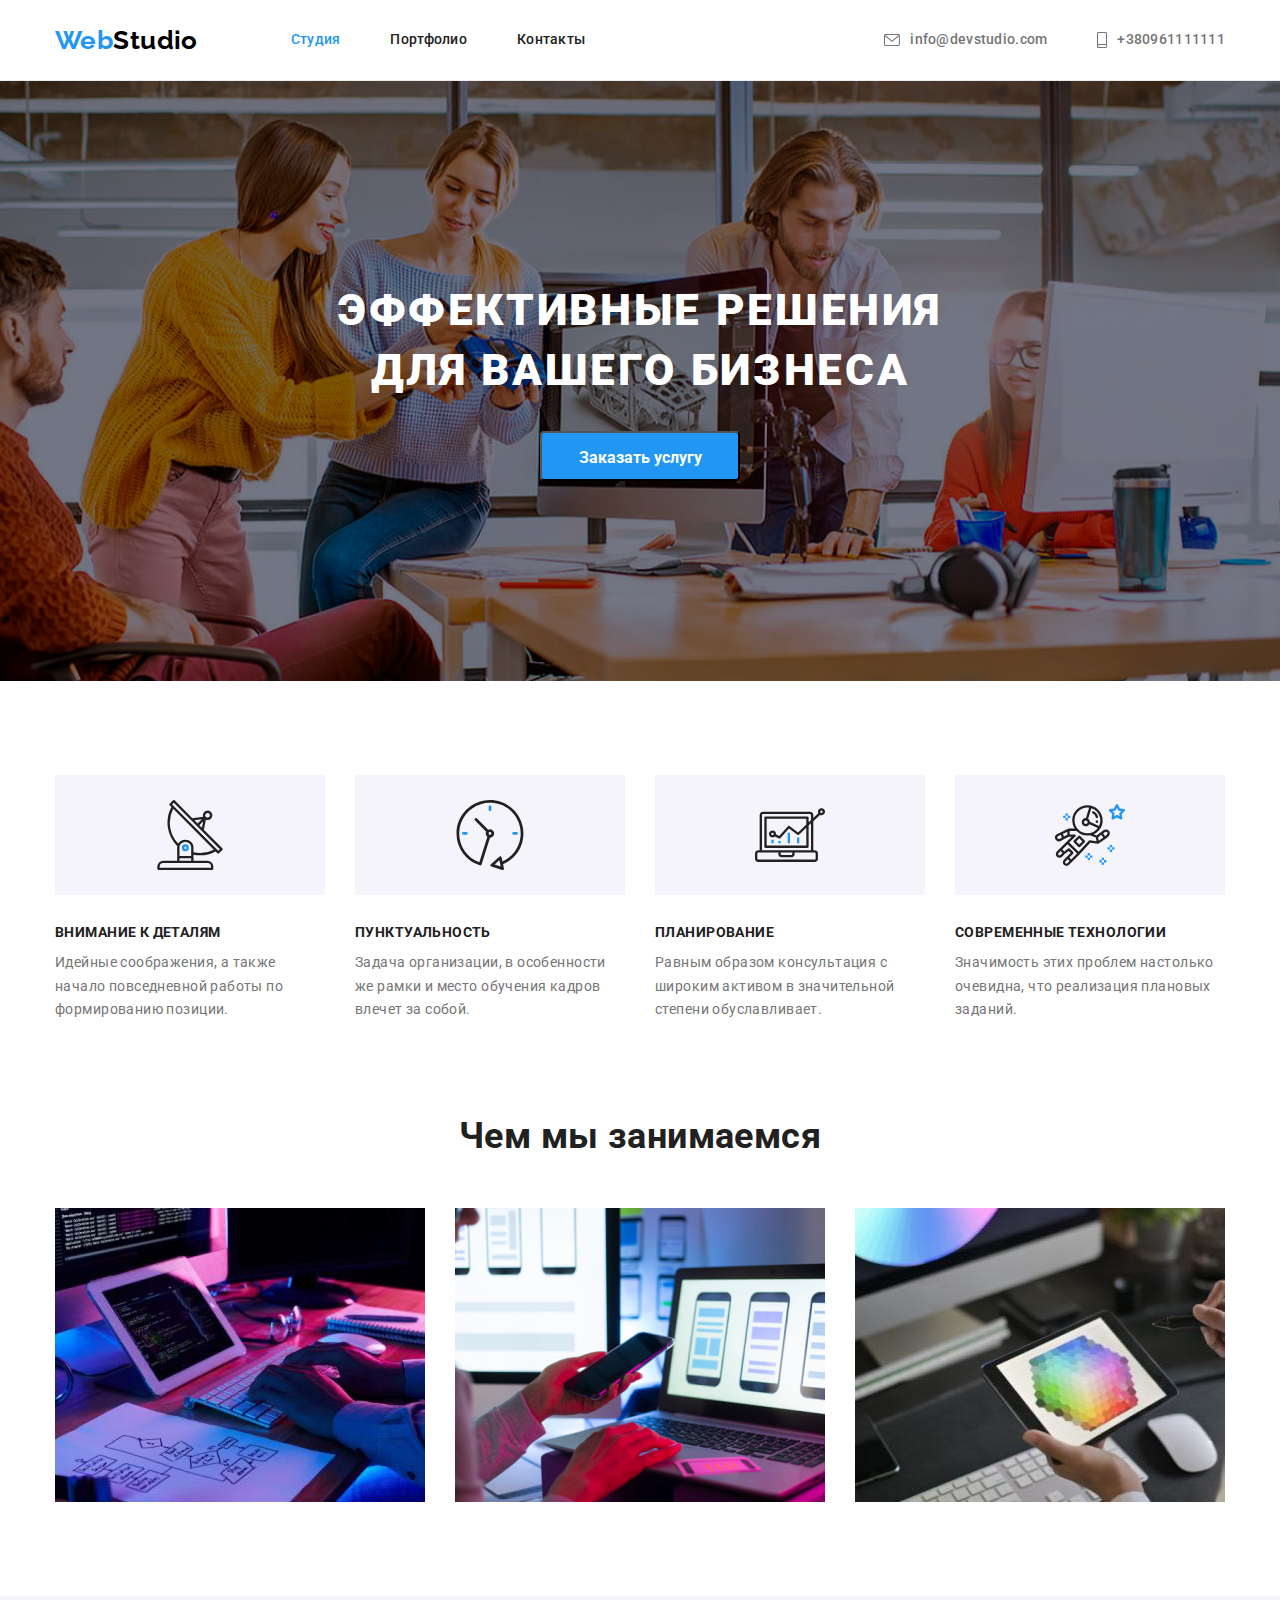
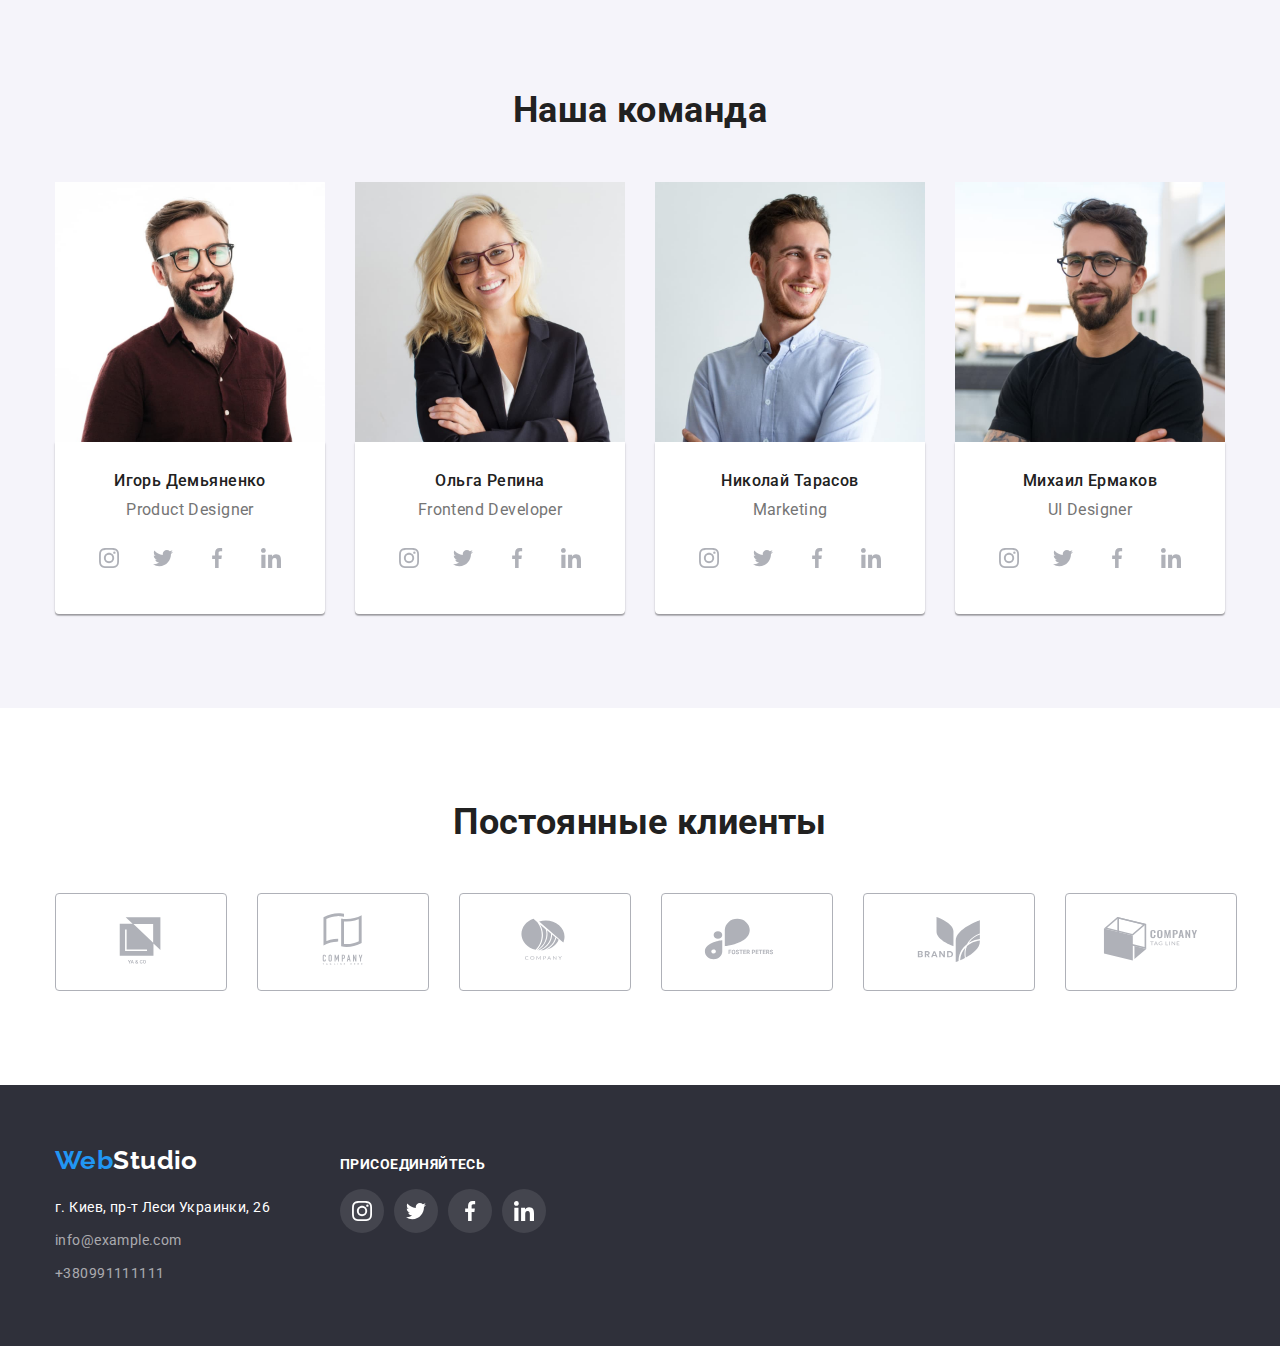
<file: index.html>
<!DOCTYPE html>
<html lang="ru">
  <head>
    <meta charset="UTF-8" />
    <meta http-equiv="X-UA-Compatible" content="IE=edge" />
    <meta name="viewport" content="width=device-width, initial-scale=1.0" />
    <link
      rel="stylesheet"
      href="https://cdnjs.cloudflare.com/ajax/libs/modern-normalize/1.0.0/modern-normalize.min.css"
    />
    <link rel="stylesheet" href="./css/style.css" />
    <title>Webstudio</title>
    <link
      href="https://fonts.googleapis.com/css2?family=Raleway:wght@700&family=Roboto:wght@400;500;700;900&display=swap"
      rel="stylesheet"
    />
    <link rel="preconnect" href="https://fonts.googleapis.com" />
    <link rel="preconnect" href="https://fonts.gstatic.com" crossorigin />
  </head>

  <body>
    <header class="header">
      <div class="container main-nav">
        <!-- Лого -->
        <a href="./index.html" class="logo primary"
          >Web<span class="logo secondary">Studio</span></a
        >
        <!-- Навигация -->
        <nav class="nav">
          <ul class="site-nav list">
            <li class="site-nav-item">
              <a class="link current" href="./index.html">Студия</a>
            </li>
            <li class="site-nav-item">
              <a href="./portfolio.html">Портфолио</a>
            </li>
            <li class="site-nav-item"><a href="">Контакты</a></li>
          </ul>
        </nav>
        <!-- Контакты -->
        <ul class="contact-nav list">
          <li class="contact-nav item">
            <a class="contact-mail" href="mailto:info@devstudio.com">
              <svg class="icon-mail" width="16" height="12">
                <use href="./images/sprite.svg#icon-envelope"></use>
              </svg>
              info@devstudio.com
            </a>
          </li>
          <li class="contact-nav item">
            <a class="contact-phone" href="tel:+380961111111">
              <svg class="icon-phone" width="10" height="16">
                <use href="./images/sprite.svg#icon-smartphone"></use>
              </svg>+380961111111</a>
          </li>
        </ul>
      </div>
    </header>

    <main>
      <!-- Герой -->
      <section class="hero">
        <h1 class="hero-title">
          Эффективные решения <br />
          для вашего бизнеса
        </h1>
        <button class="button hero" type="button">Заказать услугу</button>
      </section>
      <!-- Преимущества -->
      <section class="features">
        <div class="container">          
          <ul class="features-list">
            
            <li class="features-list-item">
              <div class="features-fig">
              <svg class="icon-features" width="70" height="70">
                <use href="./images/sprite.svg#icon-antenna"></use>
              </svg>
              </div>
              <h3 class="features-title">Внимание к деталям</h3>
              <p class="features-text">
                Идейные соображения, а также начало повседневной работы по
                формированию позиции.
              </p>
            </li>
           
            <li class="features-list-item">
              <div class="features-fig">
              <svg class="icon-features" width="70" height="70">              
                <use href="./images/sprite.svg#icon-clock"></use>
              </svg>
              </div>
              <h3 class="features-title">Пунктуальность</h3>
              <p class="features-text">
                Задача организации, в особенности же рамки и место обучения
                кадров влечет за собой.
              </p>
            </li>
            <li class="features-list-item">
              <div class="features-fig">
              <svg class="icon-features" width="70" height="70">              
                <use href="./images/sprite.svg#icon-diagram"></use>
              </svg>
              </div>
              <h3 class="features-title">Планирование</h3>
              <p class="features-text">
                Равным образом консультация с широким активом в значительной
                степени обуславливает.
              </p>
            </li>
            <li class="features-list-item">
              <div class="features-fig">
              <svg class="icon-features" width="70" height="70">              
                <use href="./images/sprite.svg#icon-astronaut"></use>
              </svg>
              </div>
              <h3 class="features-title">Современные технологии</h3>
              <p class="features-text">
                Значимость этих проблем настолько очевидна, что реализация
                плановых заданий.
              </p>
            </li>
          </ul>
        </div>
      </section>
      <section class="section">
        <div class="container">
          <!-- Чем мы занимаемся -->
          <h2 class="section-title">Чем мы занимаемся</h2>

          <ul class="section-list list">
            <li class="section-list-item">
              <img
                src="./images/studio/img5.jpg"
                alt="Наш код"
                width="370"
                height="294"
              />
            </li>
            <li class="section-list-item">
              <img
                src="./images/studio/img6.jpg"
                alt="Наш дизайн"
                width="370"
                height="294"
              />
            </li>
            <li class="section-list-item">
              <img
                src="./images/studio/img7.jpg"
                alt="Наше приложение"
                width="370"
                height="294"
              />
            </li>
          </ul>
        </div>
      </section>
      <!-- Команда -->
      <section class="team">
        <div class="container">
          <h2 class="team-title">Наша команда</h2>
          <ul class="team-list list">
            <li class="team-item">
              <img
                src="./images/studio/img1.jpg"
                alt="Игорь Демьяненко"
                width="270"
                height="260"
              />
              <div class="team-border">
                <h3 class="team-title-name">Игорь Демьяненко</h3>
                <p class="team-discription">Product Designer</p>
                <ul class="list social-list">
                  <li><button class="team-button" type="button">
                    <svg class="team-icon" width="20" height="20">
                      <use href="./images/sprite.svg#icon-instagram"></use>
                    </svg>
                  </a></li>
                  <li><button class="team-button" type="button">
                    <svg class="team-icon" width="20" height="20">
                      <use href="./images/sprite.svg#icon-twitter"></use>
                    </svg>
                  </a></li>
                  <li><button class="team-button" type="button">
                    <svg class="team-icon" width="20" height="20">
                      <use href="./images/sprite.svg#icon-facebook"></use>
                    </svg>
                  </a></li>
                  <li><button class="team-button" type="button">
                    <svg class="team-icon" width="20" height="20">
                      <use href="./images/sprite.svg#icon-linkedin"></use>
                    </svg>
                  </a></li>
                </ul>
              </div>
            </li>
            <li class="team-item">
              <img
                src="./images/studio/img2.jpg"
                alt="Ольга Репина"
                width="270"
                height="260"
              />
              <div class="team-border">
                <h3 class="team-title-name">Ольга Репина</h3>
                <p class="team-discription">Frontend Developer</p>
                <ul class="list social-list">
                  <li><button class="team-button" type="button">
                    <svg class="team-icon" width="20" height="20">
                      <use href="./images/sprite.svg#icon-instagram"></use>
                    </svg>
                  </a></li>
                  <li><button class="team-button" type="button">
                    <svg class="team-icon" width="20" height="20">
                      <use href="./images/sprite.svg#icon-twitter"></use>
                    </svg>
                  </a></li>
                  <li><button class="team-button" type="button">
                    <svg class="team-icon" width="20" height="20">
                      <use href="./images/sprite.svg#icon-facebook"></use>
                    </svg>
                  </a></li>
                  <li><button class="team-button" type="button">
                    <svg class="team-icon" width="20" height="20">
                      <use href="./images/sprite.svg#icon-linkedin"></use>
                    </svg>
                  </a></li>
                </ul>
              </div>
            </li>
            <li class="team-item">
              <img
                src="./images/studio/img3.jpg"
                alt="Николай Тарасов"
                width="270"
                height="260"
              />
              <div class="team-border">
                <h3 class="team-title-name">Николай Тарасов</h3>
                <p class="team-discription">Marketing</p>
                <ul class="list social-list">
                  <li><button class="team-button" type="button">
                    <svg class="team-icon" width="20" height="20">
                      <use href="./images/sprite.svg#icon-instagram"></use>
                    </svg>
                  </a></li>
                  <li><button class="team-button" type="button">
                    <svg class="team-icon" width="20" height="20">
                      <use href="./images/sprite.svg#icon-twitter"></use>
                    </svg>
                  </a></li>
                  <li><button class="team-button" type="button">
                    <svg class="team-icon" width="20" height="20">
                      <use href="./images/sprite.svg#icon-facebook"></use>
                    </svg>
                  </a></li>
                  <li><button class="team-button" type="button">
                    <svg class="team-icon" width="20" height="20">
                      <use href="./images/sprite.svg#icon-linkedin"></use>
                    </svg>
                  </a></li>
                </ul>
              </div>
            </li>
            <li class="team-item">
              <img
                src="./images/studio/img4.jpg"
                alt="Михаил Ермаков"
                width="270"
                height="260"
              />
              <div class="team-border">
                <h3 class="team-title-name">Михаил Ермаков</h3>
                <p class="team-discription">UI Designer</p>
                <ul class="list social-list">
                  <li><button class="team-button" type="button">
                    <svg class="team-icon" width="20" height="20">
                      <use href="./images/sprite.svg#icon-instagram"></use>
                    </svg>
                  </a></li>
                  <li><button class="team-button" type="button">
                    <svg class="team-icon" width="20" height="20">
                      <use href="./images/sprite.svg#icon-twitter"></use>
                    </svg>
                  </a></li>
                  <li><button class="team-button" type="button">
                    <svg class="team-icon" width="20" height="20">
                      <use href="./images/sprite.svg#icon-facebook"></use>
                    </svg>
                  </a></li>
                  <li><button class="team-button" type="button">
                    <svg class="team-icon" width="20" height="20">
                      <use href="./images/sprite.svg#icon-linkedin"></use>
                    </svg>
                  </a></li>
                </ul>                
              </div>
            </li>
          </ul>
        </div>
      </section>
      <!-- Клиенты -->
      <section class="clients">
        <div class="container">
          <h2 class="clients-title">Постоянные клиенты</h2>
          <ul class="list clients-list">
            <li class="clients-item">
              <a href="/">
                <svg width="106" height="60" class="clients-icon">
                  <use href="./images/sprite.svg#icon-logo"></use>
                </svg>              
              </a>
            </li>
            <li class="clients-item">
              <a href="/">
                <svg width="106" height="60" class="clients-icon">
                  <use href="./images/sprite.svg#icon-logo2"></use>
                </svg>
              </a>
            </li>
            <li class="clients-item">
              <a href="/">
                <svg width="106" height="60" class="clients-icon">
                  <use href="./images/sprite.svg#icon-logo3"></use>
                </svg>
              </a>
            </li>
            <li class="clients-item">
              <a href="/">
                <svg width="106" height="60" class="clients-icon">
                  <use href="./images/sprite.svg#icon-logo4"></use>
                </svg>
              </a>
            </li>
            <li class="clients-item">
              <a href="/">
                <svg width="106" height="60" class="clients-icon">
                  <use href="./images/sprite.svg#icon-logo5"></use>
                </svg>
              </a>
            </li>
            <li class="clients-item">
              <a href="/">
              <svg width="106" height="60" class="clients-icon">
                <use href="./images/sprite.svg#icon-logo6"></use>
              </svg>
            </a></li>
          </ul>
        </div>
      </section>
    </main>
    <footer class="footer">
      <div class="container">
        <!-- Футер -->        
        <ul class="footer-list list">
          <li class="footer-main-item">
            <a href="./index.html" class="logo primary footer-logo"
            >Web<span class="logo footer footer-logo">Studio</span></a
          >
          <address>
            <ul class="address list">
              <li class="footer-link">
                <a
                  target="_blank"
                  rel="noopener noreferrer"
                  href="https://goo.gl/maps/xk3SuX6XyrTpY8Za6"
                  >г. Киев, пр-т Леси Украинки, 26</a
                >
              </li>
              <li class="footer-item">
                <a href="mailto:info@example.com">info@example.com</a>
              </li>
              <li class="footer-item">
                <a href="tel:+380991111111">+380991111111</a>
              </li>
            </ul>
          </address> 
          </li>
          <li class="footer-main-item">
            <h2>Присоединяйтесь</h2>
            <ul class="list social-list">
              <li><button class="footer-button" type="button">
                <svg class="footer-icon" width="20" height="20">
                  <use href="./images/sprite.svg#icon-instagram"></use>
                </svg>
              </a></li>
              <li><button class="footer-button" type="button">
                <svg class="footer-icon" width="20" height="20">
                  <use href="./images/sprite.svg#icon-twitter"></use>
                </svg>
              </a></li>
              <li><button class="footer-button" type="button">
                <svg class="footer-icon" width="20" height="20">
                  <use href="./images/sprite.svg#icon-facebook"></use>
                </svg>
              </a></li>
              <li><button class="footer-button" type="button">
                <svg class="footer-icon" width="20" height="20">
                  <use href="./images/sprite.svg#icon-linkedin"></use>
                </svg>
              </a></li>
            </ul>  
          </li>
        </ul>
     
      </div>      
    </footer>
  </body>
</html>
</file>
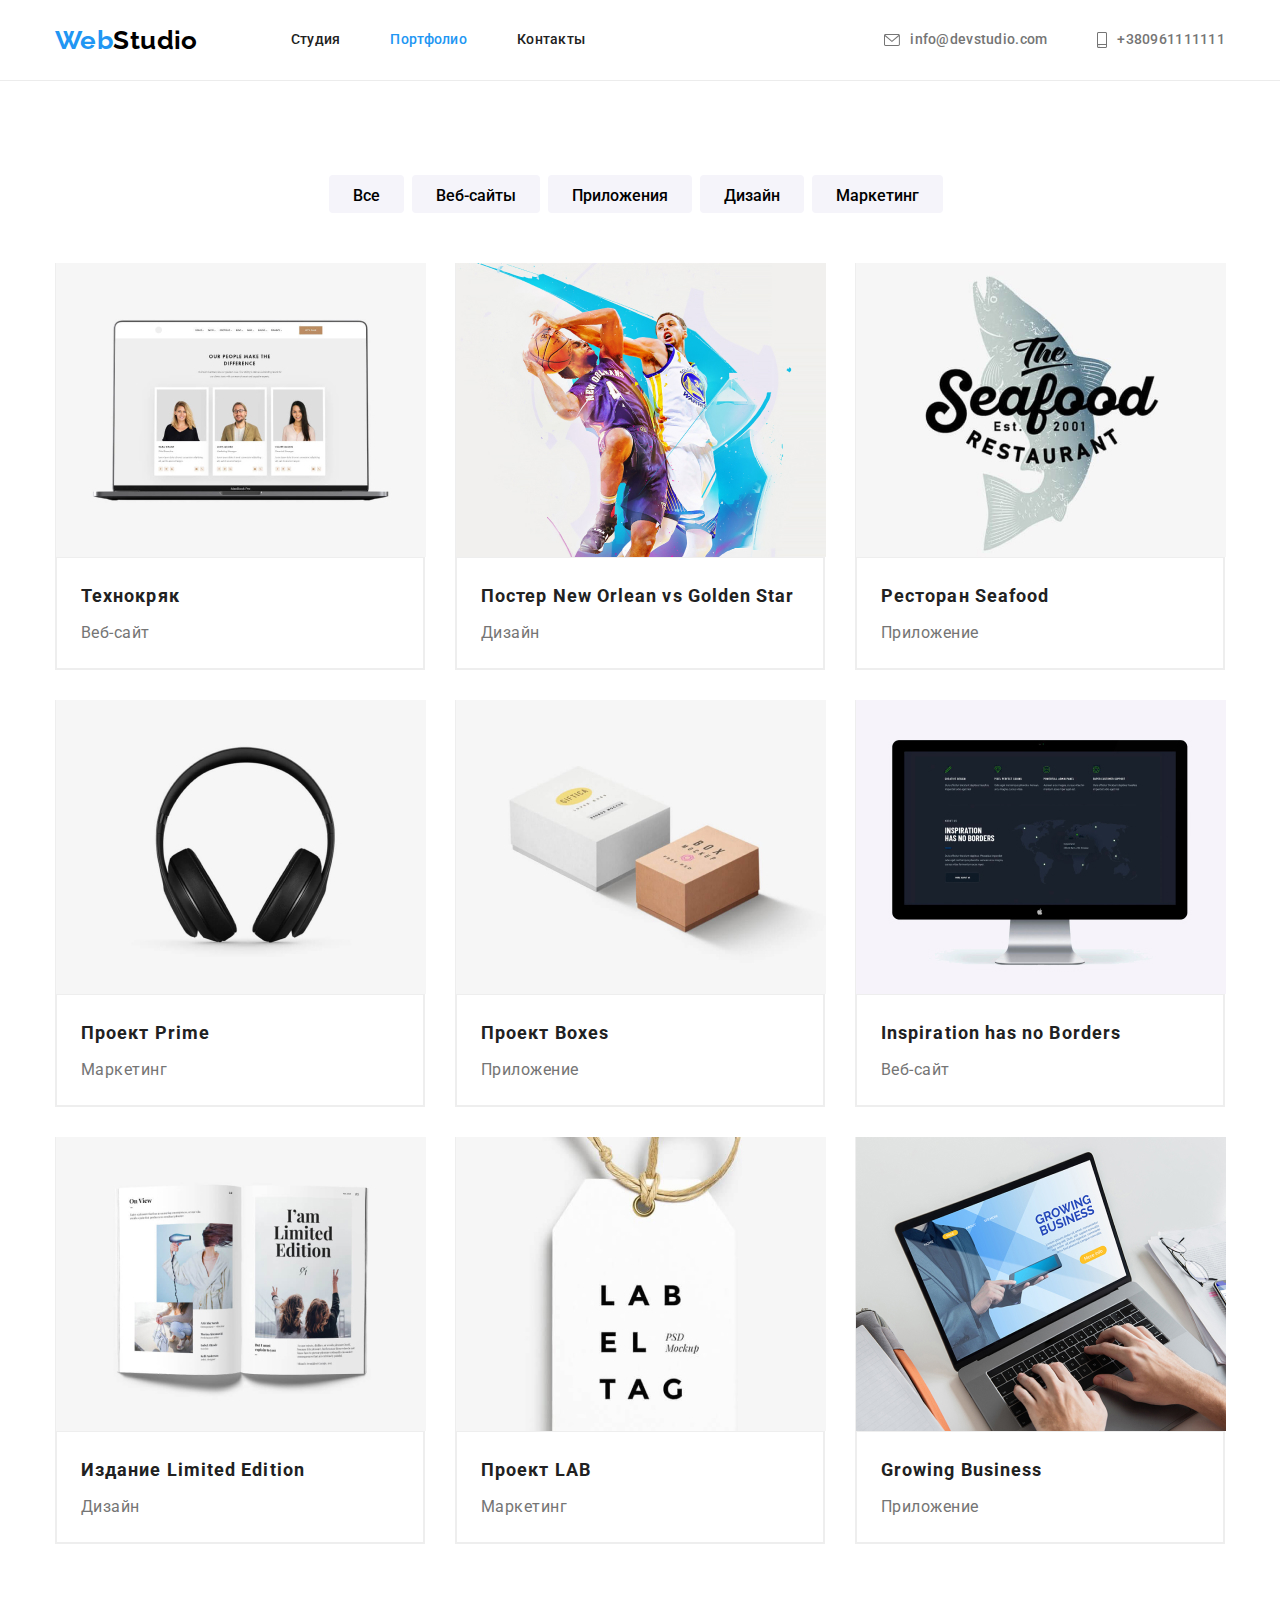
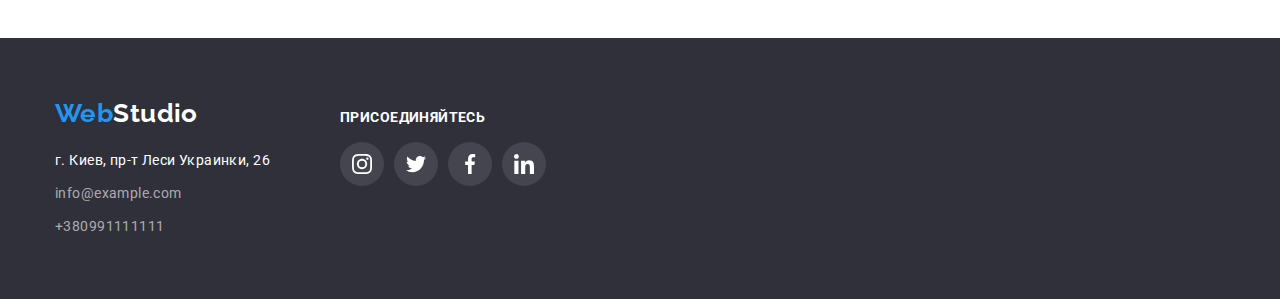
<file: portfolio.html>
<!DOCTYPE html>
<html lang="ru">
  <head>
    <meta charset="UTF-8" />
    <meta http-equiv="X-UA-Compatible" content="IE=edge" />
    <meta name="viewport" content="width=device-width, initial-scale=1.0" />
    <link
      rel="stylesheet"
      href="https://cdnjs.cloudflare.com/ajax/libs/modern-normalize/1.0.0/modern-normalize.min.css"
    />
    <link rel="stylesheet" href="./css/style.css" />
    <title>Webstudio</title>
    <link
      href="https://fonts.googleapis.com/css2?family=Raleway:wght@700&family=Roboto:wght@400;500;700;900&display=swap"
      rel="stylesheet"
    />
    <link rel="preconnect" href="https://fonts.googleapis.com" />
    <link rel="preconnect" href="https://fonts.gstatic.com" crossorigin />
  </head>

  <body>
    <header class="header">
      <div class="container main-nav">
        <!-- Лого -->
        <a href="./index.html" class="logo primary"
          >Web<span class="logo secondary">Studio</span></a
        >
        <!-- Навигация -->
        <nav class="nav">
          <ul class="site-nav list">
            <li class="site-nav-item">
              <a href="./index.html">Студия</a>
            </li>
            <li class="site-nav-item">
              <a class="link current" href="./portfolio.html">Портфолио</a>
            </li>
            <li class="site-nav-item"><a href="">Контакты</a></li>
          </ul>
        </nav>
        <!-- Контакты -->
        <ul class="contact-nav list">
          <li class="contact-nav item">
            <a class="contact-mail" href="mailto:info@devstudio.com">
              <svg class="icon-mail" width="16" height="12">
                <use href="./images/sprite.svg#icon-envelope"></use>
              </svg>
              info@devstudio.com
            </a>
          </li>
          <li class="contact-nav item">
            <a class="contact-phone" href="tel:+380961111111">
              <svg class="icon-phone" width="10" height="16">
                <use href="./images/sprite.svg#icon-smartphone"></use>
              </svg>+380961111111</a>
          </li>
        </ul>
      </div>
    </header>
    <main>
      <section class="works">
        <div class="container">
          <h1 class="visually-hidden">Наши работы</h1>
          <ul class="button-list list">
            <li class="button-item">
              <button class="portfolio-button" type="button">Все</button>
            </li>
            <li class="button-item">
              <button class="portfolio-button" type="button">Веб-сайты</button>
            </li>
            <li class="button-item">
              <button class="portfolio-button" type="button">Приложения</button>
            </li>
            <li class="button-item">
              <button class="portfolio-button" type="button">Дизайн</button>
            </li>
            <li class="button-item">
              <button class="portfolio-button" type="button">Маркетинг</button>
            </li>
          </ul>
          <ul class="works-list list">
            <li class="works-item">
              <a href="/"
                ><img
                  src="./images/portfolio/img1.jpg"
                  alt="Наш проект веб-сайта"
                  width="370"
                  height="294"
              /></a>
              <div class="border">
                <h2 class="works-title">Технокряк</h2>
                <p class="works-text">Веб-сайт</p>
              </div>
            </li>
            <li class="works-item">
              <a href="/">
                <img
                  src="./images/portfolio/img2.jpg"
                  alt="Наш дизайн-проект"
                  width="370"
                  height="294"
              /></a>
              <div class="border">
                <h2 class="works-title">Постер New Orlean vs Golden Star</h2>
                <p class="works-text">Дизайн</p>
              </div>
            </li>
            <li class="works-item">
              <a href="/">
                <img
                  src="./images/portfolio/img3.jpg"
                  alt="Наше приложение"
                  width="370"
                  height="294"
              /></a>
              <div class="border">
                <h2 class="works-title">Ресторан Seafood</h2>
                <p class="works-text">Приложение</p>
              </div>
            </li>
            <li class="works-item">
              <a href="/">
                <img
                  src="./images/portfolio/img4.jpg"
                  alt="Наш маркетинг"
                  width="370"
                  height="294"
              /></a>
              <div class="border">
                <h2 class="works-title">Проект Prime</h2>
                <p class="works-text">Маркетинг</p>
              </div>
            </li>
            <li class="works-item">
              <a href="/">
                <img
                  src="./images/portfolio/img5.jpg"
                  alt="Наше приложение"
                  width="370"
                  height="294"
              /></a>
              <div class="border">
                <h2 class="works-title">Проект Boxes</h2>
                <p class="works-text">Приложение</p>
              </div>
            </li>
            <li class="works-item">
              <a href="/">
                <img
                  src="./images/portfolio/img6.jpg"
                  alt="Наш проект веб-сайта"
                  width="370"
                  height="294"
              /></a>
              <div class="border">
                <h2 class="works-title">Inspiration has no Borders</h2>
                <p class="works-text">Веб-сайт</p>
              </div>
            </li>
            <li class="works-item">
              <a href="/">
                <img
                  src="./images/portfolio/img7.jpg"
                  alt="Наш дизайн-проект"
                  width="370"
                  height="294"
              /></a>
              <div class="border">
                <h2 class="works-title">Издание Limited Edition</h2>
                <p class="works-text">Дизайн</p>
              </div>
            </li>
            <li class="works-item">
              <a href="/">
                <img
                  src="./images/portfolio/img8.jpg"
                  alt="Наш маркетинг"
                  width="370"
                  height="294"
              /></a>
              <div class="border">
                <h2 class="works-title">Проект LAB</h2>
                <p class="works-text">Маркетинг</p>
              </div>
            </li>
            <li class="works-item">
              <a href="/">
                <img
                  src="./images/portfolio/img9.jpg"
                  alt="Наше приложение"
                  width="370"
                  height="294"
              /></a>
              <div class="border">
                <h2 class="works-title">Growing Business</h2>
                <p class="works-text">Приложение</p>
              </div>
            </li>
          </ul>
        </div>
      </section>
    </main>
    <footer class="footer">
      <div class="container">
        <!-- Футер -->        
        <ul class="footer-list list">
          <li class="footer-main-item">
            <a href="./index.html" class="logo primary footer-logo"
            >Web<span class="logo footer footer-logo">Studio</span></a
          >
          <address>
            <ul class="address list">
              <li class="footer-link">
                <a
                  target="_blank"
                  rel="noopener noreferrer"
                  href="https://goo.gl/maps/xk3SuX6XyrTpY8Za6"
                  >г. Киев, пр-т Леси Украинки, 26</a
                >
              </li>
              <li class="footer-item">
                <a href="mailto:info@example.com">info@example.com</a>
              </li>
              <li class="footer-item">
                <a href="tel:+380991111111">+380991111111</a>
              </li>
            </ul>
          </address> 
          </li>
          <li class="footer-main-item">
            <h2>Присоединяйтесь</h2>
            <ul class="list social-list">
              <li><button class="footer-button" type="button">
                <svg class="footer-icon" width="20" height="20">
                  <use href="./images/sprite.svg#icon-instagram"></use>
                </svg>
              </a></li>
              <li><button class="footer-button" type="button">
                <svg class="footer-icon" width="20" height="20">
                  <use href="./images/sprite.svg#icon-twitter"></use>
                </svg>
              </a></li>
              <li><button class="footer-button" type="button">
                <svg class="footer-icon" width="20" height="20">
                  <use href="./images/sprite.svg#icon-facebook"></use>
                </svg>
              </a></li>
              <li><button class="footer-button" type="button">
                <svg class="footer-icon" width="20" height="20">
                  <use href="./images/sprite.svg#icon-linkedin"></use>
                </svg>
              </a></li>
            </ul>  
          </li>
        </ul>
     
      </div>      
    </footer>
  </body>
</html>
</file>
<file: css/style.css>
:root {
  --primary-text-color: #212121;
  --title-text-color: #757575;
  --accent-color: #2196f3;
}

body {
  font-family: "Roboto", sans-serif;
  background-color: #ffffff;
  color: var(--primary-text-color);
  letter-spacing: 0.03em;
  font-size: 14px;
  line-height: 1.14;
  font-style: normal;
}
.container {
  margin-left: auto;
  margin-right: auto;
  padding-left: 15px;
  padding-right: 15px;

  width: 1200px;
  /* outline: 2px solid tomato; */
}
img {
  display: block;
}
.header {
  border-bottom: 1px solid #ececec;
}

h1,
h2,
h3,
h4,
p {
  margin-top: 0;
  margin-bottom: 0;
}
.list {
  padding: 0;
  margin: 0;
  list-style: none;
}
/* Веб-студия */

/* Основной цвет текста #212121 */
/* Вторичный цвет текста #757575*/

/* Белый #ffffff; */
/* Акцент #2196F3;
/* Вторичный #F5F4FA */

/* Logo */
.logo {
  font-family: "Raleway", sans-serif;
  font-weight: 700;
  font-size: 26px;
  line-height: 1.19;
  color: var(--accent-color);
  text-decoration: none;
}
.main-nav .logo.primary {
  margin-right: 93px;
}
.logo.secondary {
  color: #000000;
}
.logo.footer {
  color: #ffffff;
}
/* .logo:hover, .logo:focus {
    color: var(--primary-text-color);
} */
/* Site-nav */
.main-nav {
  display: flex;
  align-items: center;
}

.site-nav.list .link.current {
  color: var(--accent-color);
}

.site-nav .site-nav-item:not(:last-child) {
  margin-right: 50px;
}

.site-nav {
  /* margin-right: 330px; */
  display: flex;
}

.site-nav a {
  color: var(--primary-text-color);
  display: block;
  padding-top: 32px;
  padding-bottom: 32px;
}

.site-nav a:hover,
.site-nav a:focus {
  color: var(--accent-color);
}
.site-nav {
  font-weight: 500;
  letter-spacing: 0.02em;
  color: var(--primary-text-color);
}
.site-nav a {
  text-decoration: none;
}

/* Contact-nav */
.contact-nav {
  display: flex;
  margin-left: auto;
  font-weight: 500;
  letter-spacing: 0.02em;
}
.contact-nav.list .item + .item {
  margin-left: 50px;
}
.contact-nav a {
  padding-top: 32px;
  padding-bottom: 32px;
  align-content: center;
  align-items: baseline;
  display: flex;
  align-items: center;
  color: var(--title-text-color);
  text-decoration: none;
}
.icon-mail,
.icon-phone {
  margin-right: 10px;
  fill: var(--title-text-color);
}
.contact-nav a:hover,
.contact-nav a:focus {
  color: var(--accent-color);
}
.contact-nav a:hover svg,
.contact-nav a:focus svg {
  fill: var(--accent-color);
}
/* Герой */

.hero {
  padding-top: 200px;
  padding-bottom: 200px;
  /* margin-bottom: 94px; */
  background: linear-gradient(rgba(0, 0, 0, 0.15), rgba(0, 0, 0, 0.15)),
    url(../images/bg.svg) center;
  background-repeat: no-repeat;
  background-position: center;
  background-color: #2f303a;
  color: #ffffff;
  text-align: center;
}
.hero-title {
  /* padding-top: 200px; */
  padding-bottom: 30px;

  font-weight: 900;
  font-size: 44px;
  line-height: 1.36;
  text-align: center;
  text-transform: uppercase;
  letter-spacing: 0.06em;
}
.button {
  display: inline-block;
  border-radius: 4px;
  padding: 10px 32px;
  /* margin-bottom: 200px; */

  font-family: "Roboto", sans-serif;
  min-width: 200px;
  height: 50px;
  background: var(--accent-color);
  font-weight: 700;
  font-size: 16px;
  line-height: 1.87;
  text-align: center;
  cursor: pointer;
  color: #ffffff;
  text-align: center;
}
.button:hover,
.button:focus {
  background-color: #1373c2;
  color: #ffffff;
}
/* Преимущества */

.features {
  padding-top: 94px;
  padding-bottom: 94px;
}
.features-title {
  padding: 0;
  margin-bottom: 10px;

  font-weight: 700;
  text-transform: uppercase;
  font-size: 14px;
}
.features-text {
  line-height: 1.71;
  color: var(--title-text-color);
}
.features-list .title {
  color: var(--primary-text-color);
}
.features-list {
  padding: 0;
  margin: 0;

  list-style: none;
}

.features-list {
  display: flex;
  flex-wrap: wrap;
  margin-left: auto;
  margin-right: auto;
}

.features-list-item {
  width: 270px;
}

.features-list .features-list-item + .features-list-item {
  margin-left: 30px;
}
.features-fig {
  display: flex;
  align-items: center;
  justify-content: center;
  width: 270px;
  height: 120px;
  background-color: #f5f4fa;
  margin-bottom: 30px;
}

.icon-features {
  background-color: #f5f4fa;
  border-radius: 4px;
  /* margin-bottom: 30px; */
}
/* Чем мы занимаемся*/

.section {
  padding-bottom: 94px;
}
.section-list {
  display: flex;
  flex-wrap: wrap;
  margin-left: auto;
  margin-right: auto;
}
.section-title {
  margin-bottom: 50px;

  font-weight: 700;
  font-size: 36px;
  color: var(--primary-text-color);
  line-height: 1.16;
  text-align: center;
}
.section-list .section-list-item + .section-list-item {
  margin-left: 30px;
}
/* Команда */
.team {
  background-color: #f5f4fa;
  padding-bottom: 94px;
  padding-top: 94px;
}

.team-title {
  margin-bottom: 50px;

  font-weight: 700;
  font-size: 36px;
  line-height: 1.16;
  color: var(--primary-text-color);
  text-align: center;
}
.team-list {
  display: flex;
  flex-wrap: wrap;
  margin-left: auto;
  margin-right: auto;
  text-align: center;
}
.team-border {
  padding-top: 30px;
  padding-bottom: 30px;
  box-shadow: 0px 1px 3px rgba(0, 0, 0, 0.12), 0px 1px 1px rgba(0, 0, 0, 0.14),
    0px 2px 1px rgba(0, 0, 0, 0.2);
  border-radius: 0px 0px 4px 4px;
  background: #ffffff;
}
.team-list .team-item + .team-item {
  margin-left: 30px;
}
.team-title-name {
  margin-bottom: 10px;

  font-weight: 500;
  font-size: 16px;
  line-height: 1.18;
  color: var(--primary-text-color);
}

.team-discription {
  /* margin-bottom: 30px; */

  font-size: 16px;
  line-height: 1.18;
  color: var(--title-text-color);
}
.social-list {
  display: flex;
  justify-content: center;
  margin-top: 16px;
}
.team-icon {
  fill: #afb1b8;
  text-align: center;
  margin: 12px;
}

.team-button {
  border-radius: 50%;
  background-color: #ffffff;
  width: 44px;
  height: 44px;
  border: none;
  padding: 0;
  margin: 0;
}
.social-list li + li {
  margin-left: 10px;
}

.team-button:hover {
  background-color: var(--accent-color);
  cursor: pointer;
}
.team-button:hover svg {
  fill: #ffffff;
}
.team-button:focus {
  background-color: var(--accent-color);
  cursor: pointer;
}
.team-button:focus svg {
  fill: #ffffff;
}
/* Клиенты */
.clients-title {
  padding-top: 94px;
  padding-bottom: 50px;

  font-weight: 700;
  font-size: 36px;
  line-height: 1.16;
  text-align: center;
}
.clients-icon {
  fill: #afb1b8;
}
.clients-list {
  display: flex;
  margin-left: auto;
  margin-right: auto;
  margin-bottom: 94px;
}
.clients-item a {
  padding: 16px 32px;
}
.clients-item {
  display: flex;
  flex-wrap: wrap;
  margin-left: auto;
  margin-right: auto;
  border: 1px solid #afb1b8;
  border-radius: 4px;
}

.clients-item:hover {
  border: 1px solid #2196f3;
  border-radius: 4px;
}
.clients-item:hover svg {
  fill: #2196f3;
}
.clients-item a:focus svg {
  fill: #2196f3;
}
.clients-item a:focus {
  border: 1px solid #2196f3;
  border-radius: 4px;
}

.clients-list .clients-item + .clients-item {
  margin-left: 30px;
}
/* Футер */
.footer {
  padding-top: 60px;
  padding-bottom: 60px;

  background: #2f303a;
}
.footer a {
  display: block;
  text-decoration: none;
}
.footer-logo {
  margin-bottom: 20px;
}
a[href="https://goo.gl/maps/xk3SuX6XyrTpY8Za6"]
{
  color: #ffffff;
  line-height: 1.71;
}
.footer-item a {
  font-size: 14px;
  color: rgba(255, 255, 255, 0.6);
  line-height: 1.71;
}
.footer a:hover,
.footer a:focus {
  color: var(--accent-color);
}
.address .footer-item {
  margin-top: 9px;
}

address li {
  font-style: normal;
  margin-bottom: 0;
}
footer .footer-list {
  display: inline-flex;
  justify-content: center;
}
.footer-list {
  align-items: baseline;
}
.footer-list > li + li {
  margin-left: 70px;
}
footer h2 {
  font-size: 14px;
  line-height: 16px;
  text-transform: uppercase;
  color: #ffffff;
  line-height: 1.14;
}
.footer-icon {
  fill: #ffffff;
  margin: 12px;
}
.footer-button {
  border-radius: 50%;
  background-color: rgba(255, 255, 255, 0.1);
  width: 44px;
  height: 44px;
  border: none;
  padding: 0;
  margin: 0;
}

.footer-button:hover {
  background-color: var(--accent-color);
  cursor: pointer;
}
.footer-button:hover svg {
  fill: #ffffff;
}
.footer-button:focus {
  background-color: var(--accent-color);
  cursor: pointer;
}
.footer-button:focus svg {
  fill: #ffffff;
}
/* Портфолио */
.works {
  padding-top: 94px;
  padding-bottom: 94px;
}

.portfolio-button {
  display: inline-block;
  border-radius: 4px;
  padding: 6px 22px;

  font-family: "Roboto", sans-serif;
  cursor: pointer;
  background: #f5f4fa;
  font-weight: 500;
  font-size: 16px;
  line-height: 1.62;
  text-align: center;
  min-width: 73px;
  height: 38px;
  border-color: transparent;
}

.button-item {
  margin-right: 8px;
}
.button-item:not(:last-child) {
  margin-right: 8px;
}

.portfolio-button:hover,
.portfolio-button:focus {
  background-color: var(--accent-color);
  color: #ffffff;
  background: #2196f3;
  box-shadow: 0px 3px 1px rgba(0, 0, 0, 0.1), 0px 1px 2px rgba(0, 0, 0, 0.08),
    0px 2px 2px rgba(0, 0, 0, 0.12);
  border-radius: 4px;
}
.button-list {
  margin-bottom: 50px;
  display: flex;
  justify-content: center;
}
.button-title {
  text-align: center;
}
.works-title {
  margin-bottom: 4px;

  font-weight: 700;
  font-size: 18px;
  line-height: 2;
  letter-spacing: 0.06em;
}
.works-text {
  font-size: 16px;
  line-height: 1.88;
  letter-spacing: 0.03em;
  color: var(--title-text-color);
}
.works-list {
  display: flex;
  flex-wrap: wrap;
  margin-left: auto;
  margin-right: auto;
}

.border {
  background: #ffffff;
  border: 1px solid #eeeeee;
  padding-right: 24px;
  padding-left: 24px;
  padding-top: 20px;
  padding-bottom: 20px;
}
.works-item:hover,
.border:focus {
  box-shadow: 0px 1px 1px rgba(0, 0, 0, 0.12), 0px 4px 4px rgba(0, 0, 0, 0.06),
    1px 4px 6px rgba(0, 0, 0, 0.16);
}
.works-item {
  width: calc((100% - 60px) / 3);
  margin-right: 30px;
  border-bottom: 1px solid #eeeeee;
  border-left: 1px solid #eeeeee;
  border-right: 1px solid #eeeeee;
  margin-bottom: 30px;
}

.works-item:nth-child(3n) {
  margin-right: 0;
}
.works-item:nth-last-child(-n + 3) {
  margin-bottom: 0;
}

.visually-hidden {
  position: absolute;
  width: 1px;
  height: 1px;
  margin: -1px;
  border: 0;
  padding: 0;

  white-space: nowrap;
  clip-path: inset(100%);
  clip: rect(0 0 0 0);
  overflow: hidden;
}
</file>
